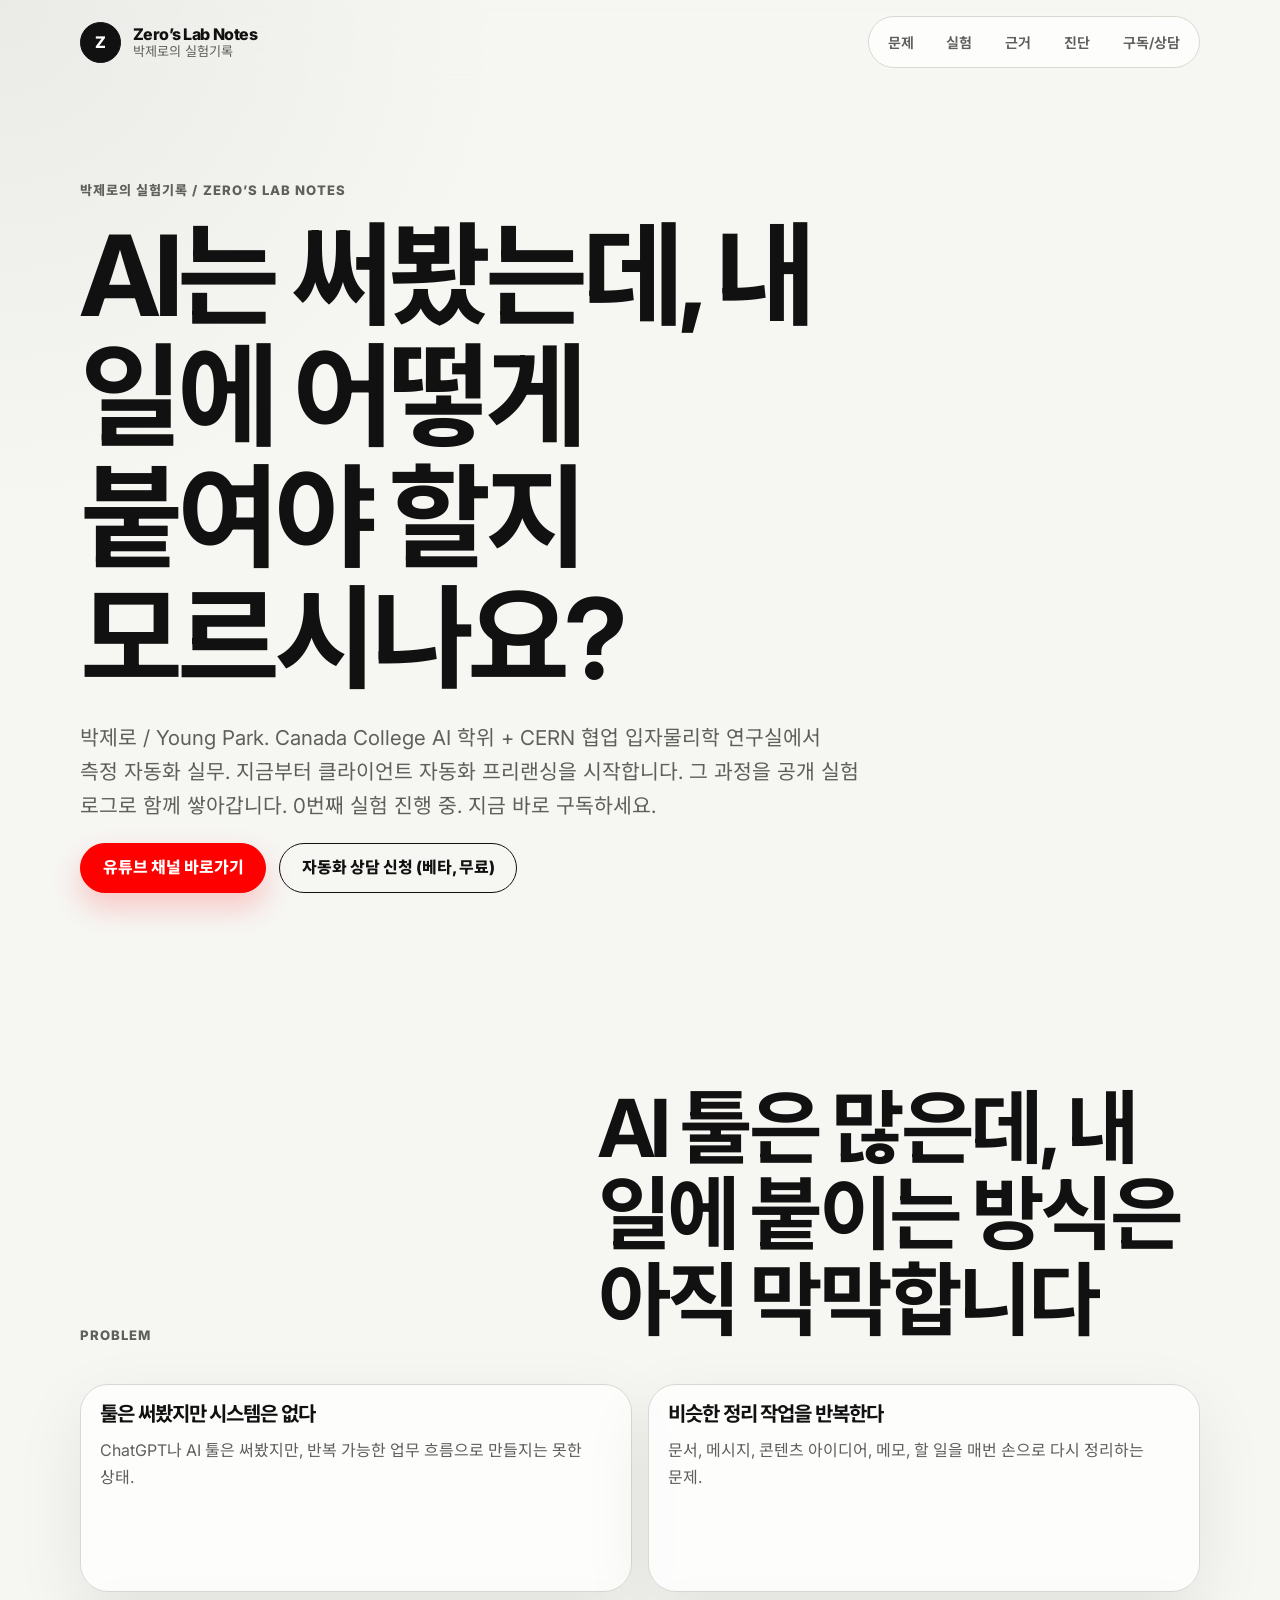
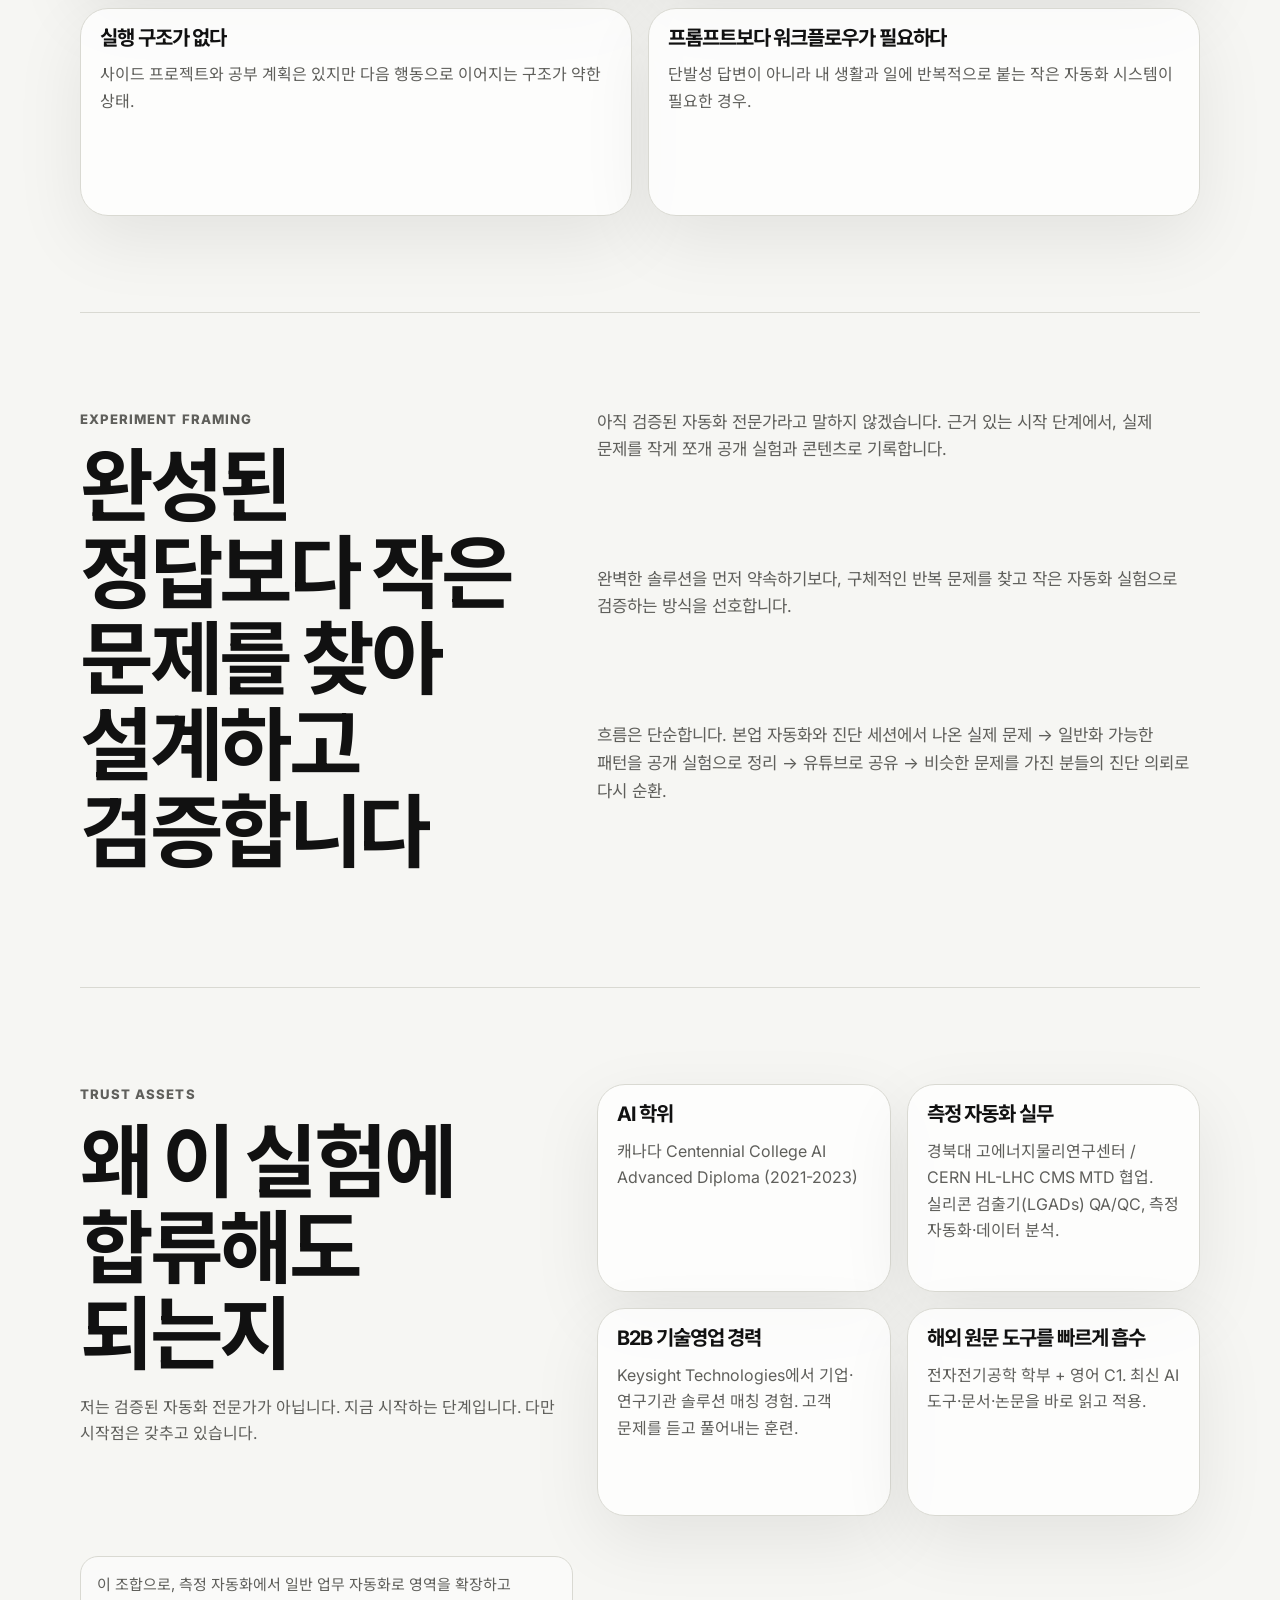
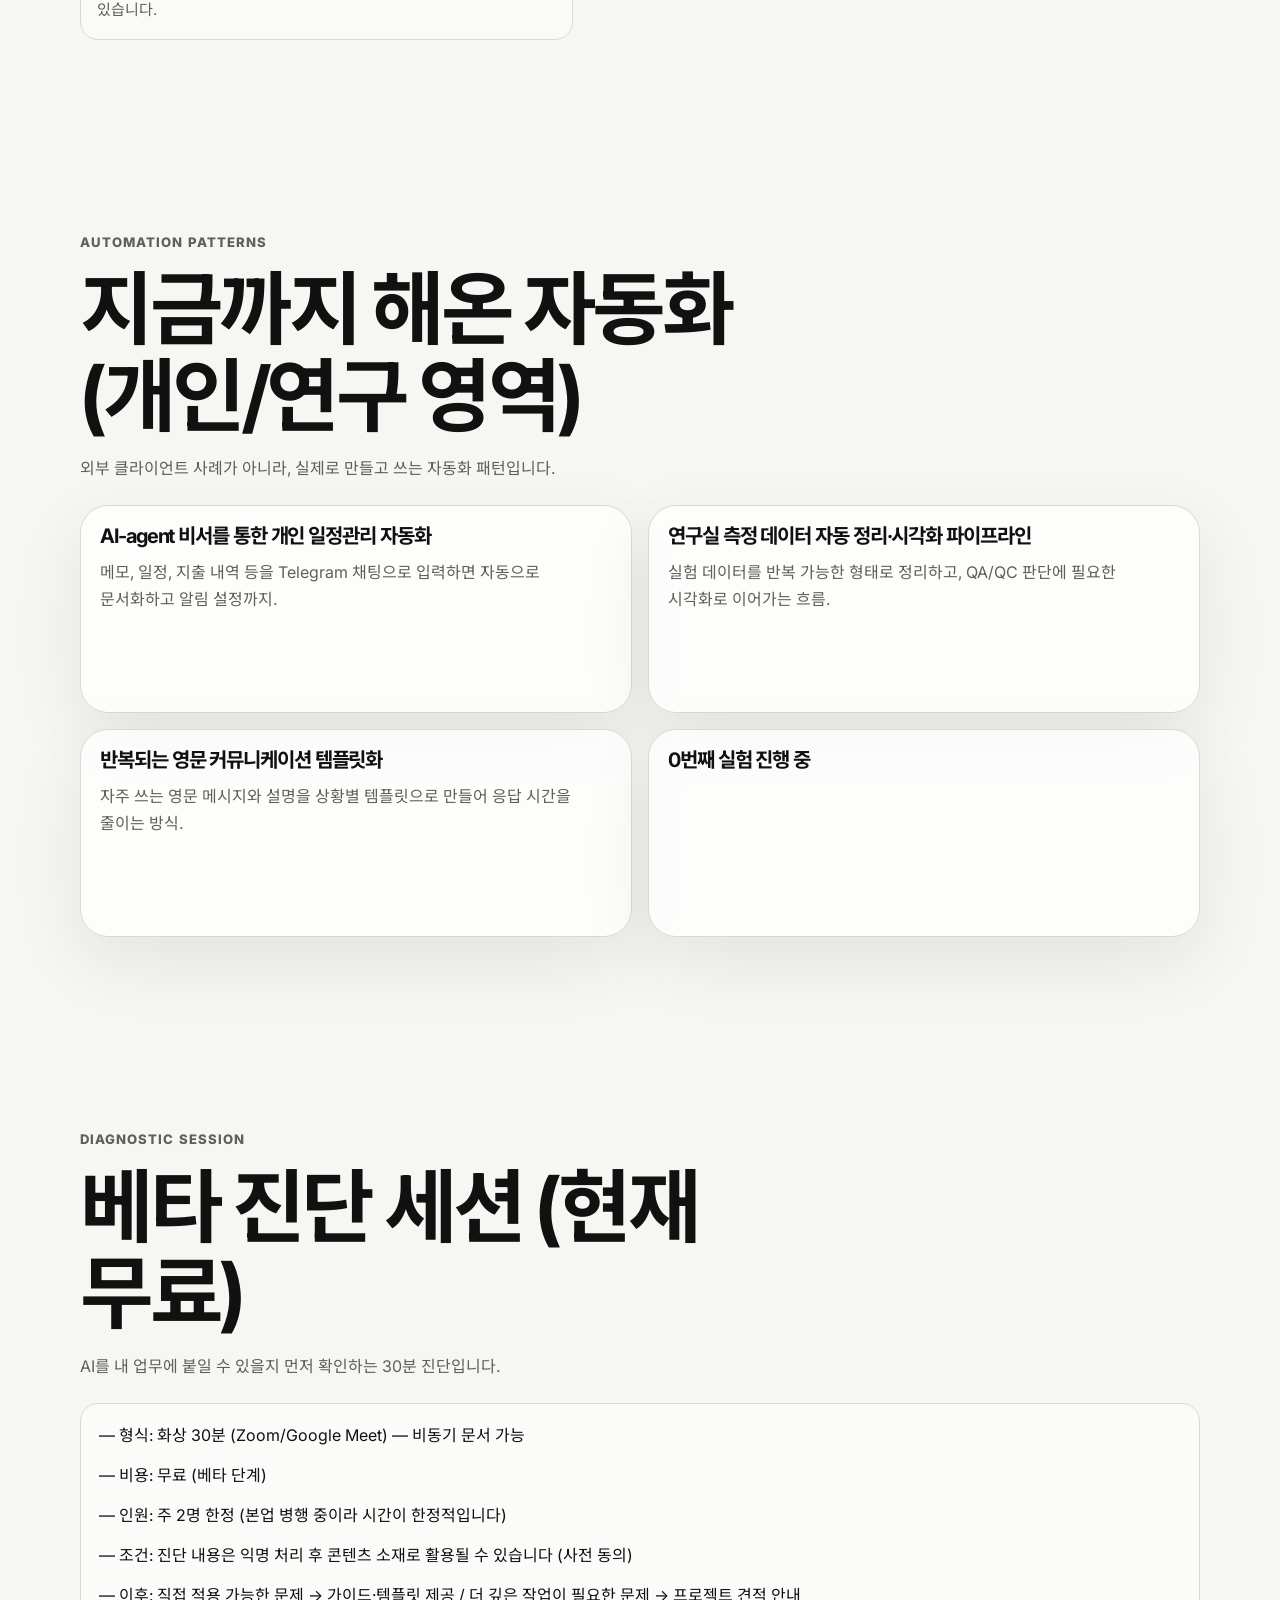
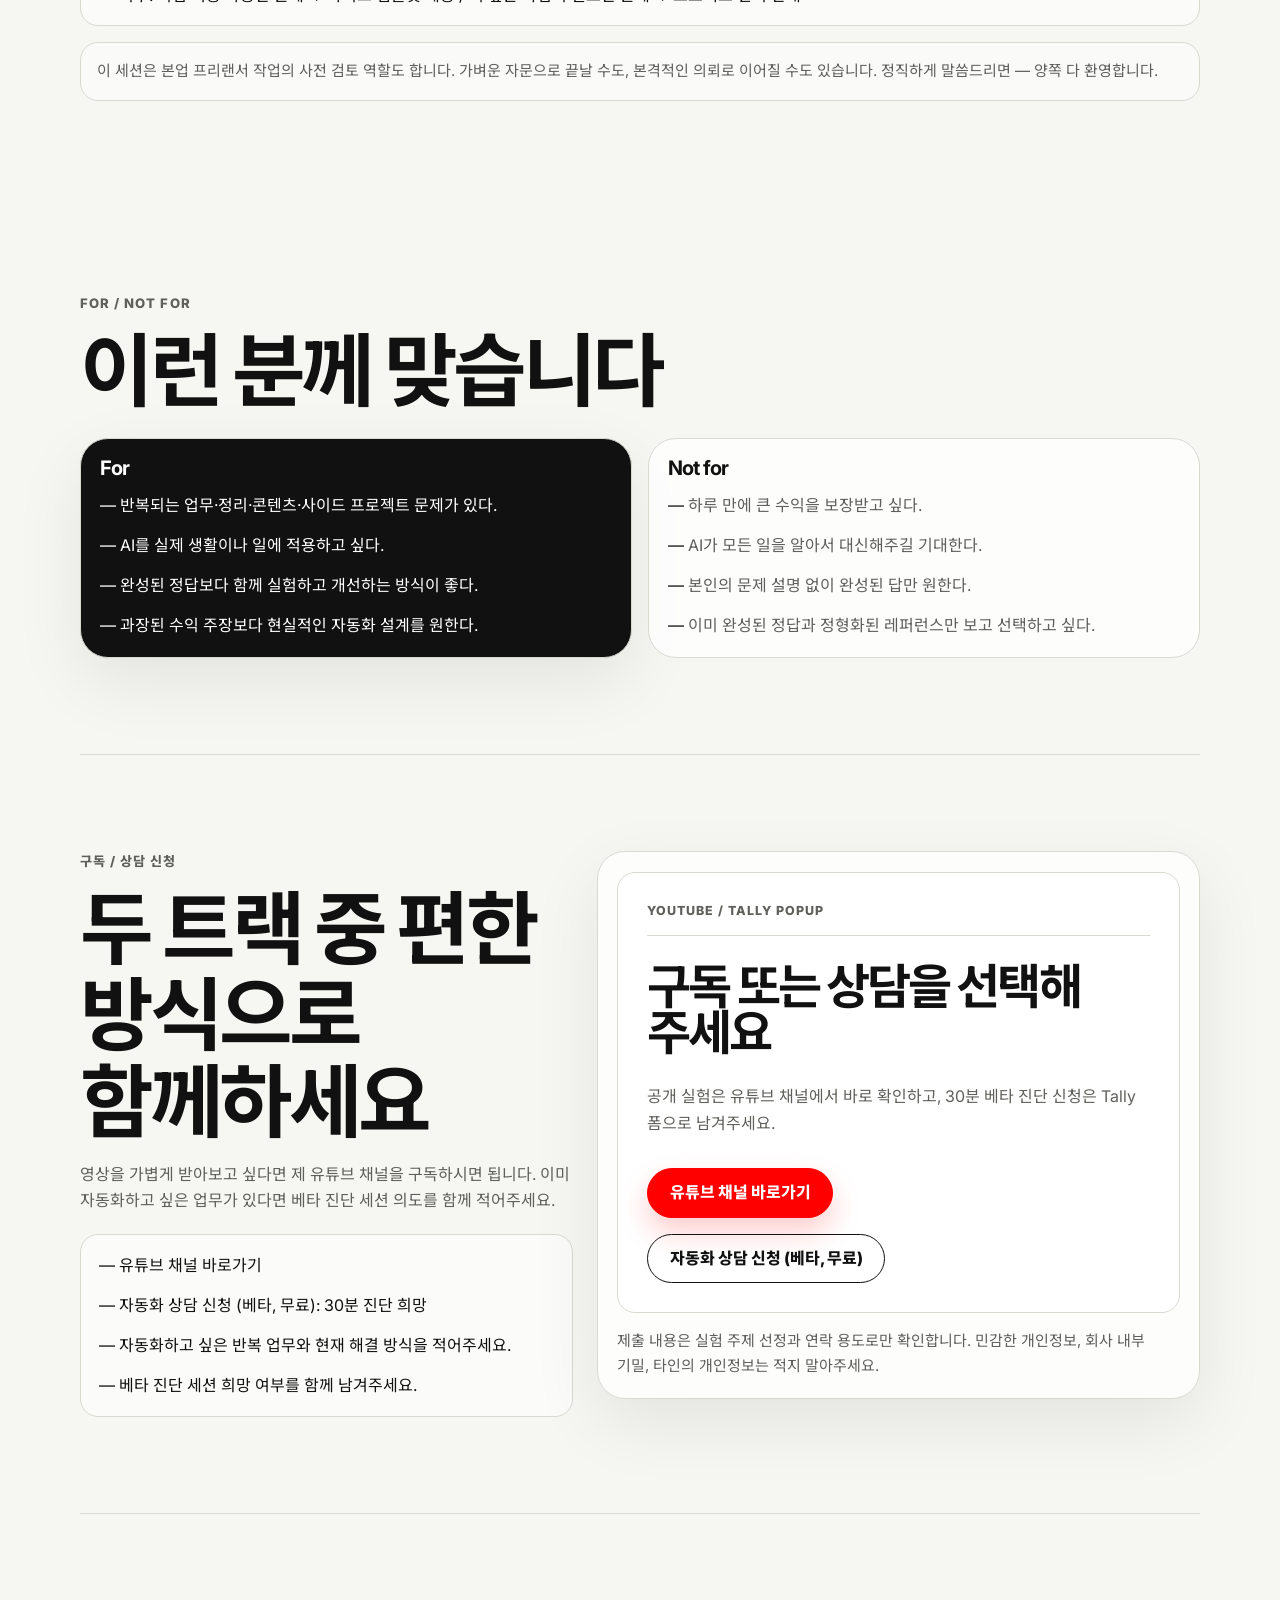
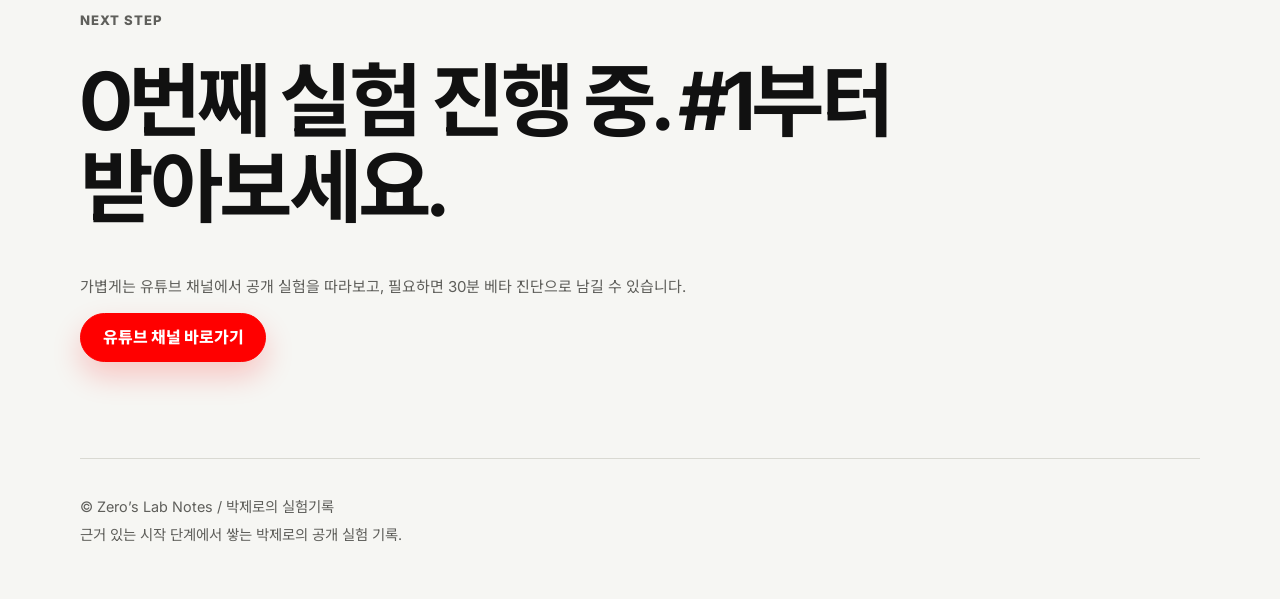
<file: site/index.html>
<!doctype html>
<html lang="ko">
  <head>
    <meta charset="utf-8" />
    <meta name="viewport" content="width=device-width, initial-scale=1" />
    <meta
      name="description"
      content="박제로의 실험기록 / Zero’s Lab Notes — 근거 있는 시작 단계에서 공개 실험 로그와 베타 자동화 진단으로 이어지는 입구입니다."
    />
    <meta name="theme-color" content="#f6f6f3" />
    <meta property="og:title" content="Zero’s Lab Notes / 박제로의 실험기록" />
    <meta
      property="og:description"
      content="박제로 / Young Park가 AI 정규 학위, CERN 협업 연구실 측정 자동화 실무, B2B 기술영업 경험을 바탕으로 공개 실험 로그를 쌓아갑니다."
    />
    <meta property="og:type" content="website" />
    <title>Zero’s Lab Notes / 박제로의 실험기록</title>
    <link rel="preconnect" href="https://fonts.googleapis.com" />
    <link rel="preconnect" href="https://fonts.gstatic.com" crossorigin />
    <link
      href="https://fonts.googleapis.com/css2?family=Inter:wght@400;500;600;700;800&family=Noto+Sans+KR:wght@400;500;600;700;800&display=swap"
      rel="stylesheet"
    />
    <link rel="stylesheet" href="styles.css" />
    <script async src="https://tally.so/widgets/embed.js"></script>
    <script src="script.js" defer></script>
  </head>
  <body>
    <header class="site-header" aria-label="사이트 헤더">
      <a class="brand" href="#top" aria-label="Zero’s Lab Notes 홈으로 이동">
        <span class="brand-mark" aria-hidden="true">Z</span>
        <span>
          <span class="brand-title">Zero’s Lab Notes</span>
          <span class="brand-subtitle">박제로의 실험기록</span>
        </span>
      </a>
      <nav class="header-nav" aria-label="주요 섹션">
        <a href="#problem">문제</a>
        <a href="#experiment">실험</a>
        <a href="#credibility">근거</a>
        <a href="#offer">진단</a>
        <a href="#signal-form">구독/상담</a>
      </nav>
    </header>

    <main id="top">
      <section class="hero section" aria-labelledby="hero-title">
        <div class="hero-grid">
          <div class="hero-copy">
            <p class="kicker">박제로의 실험기록 / Zero’s Lab Notes</p>
            <h1 id="hero-title">AI는 써봤는데, 내 일에 어떻게 붙여야 할지 모르시나요?</h1>
            <p class="hero-lead">
              박제로 / Young Park. Canada College AI 학위 + CERN 협업 입자물리학 연구실에서 측정 자동화 실무. 지금부터 클라이언트 자동화 프리랜싱을 시작합니다. 그 과정을 공개 실험 로그로 함께 쌓아갑니다. 0번째 실험 진행 중. 지금 바로 구독하세요.
            </p>
            <div class="hero-actions" aria-label="주요 행동">
              <a
                class="button button-youtube"
                href="https://www.youtube.com/@ParkZerosLabNotes"
                target="_blank"
                rel="noopener noreferrer"
                data-analytics-event="cta_click"
                data-analytics-label="hero_youtube_channel"
              >유튜브 채널 바로가기</a>
              <a
                class="button button-secondary"
                href="#tally-open=GxYrgL&tally-overlay=1&tally-emoji-text=👋&tally-emoji-animation=wave"
                data-tally-open="GxYrgL"
                data-tally-overlay="1"
                data-tally-emoji-text="👋"
                data-tally-emoji-animation="wave"
                data-analytics-event="cta_click"
                data-analytics-label="hero_consulting"
                data-analytics-form-intent="tally_popup_consulting"
              >자동화 상담 신청 (베타, 무료)</a>
        </div>
      </section>

      <section class="section" id="problem" aria-labelledby="problem-title">
        <div class="section-heading">
          <p class="kicker">Problem</p>
          <h2 id="problem-title">AI 툴은 많은데, 내 일에 붙이는 방식은 아직 막막합니다</h2>
        </div>
        <div class="soft-grid">
          <article class="soft-card">
            <h3>툴은 써봤지만 시스템은 없다</h3>
            <p>ChatGPT나 AI 툴은 써봤지만, 반복 가능한 업무 흐름으로 만들지는 못한 상태.</p>
          </article>
          <article class="soft-card">
            <h3>비슷한 정리 작업을 반복한다</h3>
            <p>문서, 메시지, 콘텐츠 아이디어, 메모, 할 일을 매번 손으로 다시 정리하는 문제.</p>
          </article>
          <article class="soft-card">
            <h3>실행 구조가 없다</h3>
            <p>사이드 프로젝트와 공부 계획은 있지만 다음 행동으로 이어지는 구조가 약한 상태.</p>
          </article>
          <article class="soft-card">
            <h3>프롬프트보다 워크플로우가 필요하다</h3>
            <p>단발성 답변이 아니라 내 생활과 일에 반복적으로 붙는 작은 자동화 시스템이 필요한 경우.</p>
          </article>
        </div>
      </section>

      <section class="section split-section" id="experiment" aria-labelledby="experiment-title">
        <div>
          <p class="kicker">Experiment Framing</p>
          <h2 id="experiment-title">완성된 정답보다 작은 문제를 찾아 설계하고 검증합니다</h2>
        </div>
        <div class="text-stack">
          <p>
            아직 검증된 자동화 전문가라고 말하지 않겠습니다. 근거 있는 시작 단계에서, 실제 문제를 작게 쪼개 공개 실험과 콘텐츠로 기록합니다.
          </p>
          <p>
            완벽한 솔루션을 먼저 약속하기보다, 구체적인 반복 문제를 찾고 작은 자동화 실험으로 검증하는 방식을 선호합니다.
          </p>
          <p>
            흐름은 단순합니다. 본업 자동화와 진단 세션에서 나온 실제 문제 → 일반화 가능한 패턴을 공개 실험으로 정리 → 유튜브로 공유 → 비슷한 문제를 가진 분들의 진단 의뢰로 다시 순환.
          </p>
        </div>
      </section>

      <section class="section credibility" id="credibility" aria-labelledby="credibility-title">
        <div class="section-heading compact">
          <p class="kicker">Trust Assets</p>
          <h2 id="credibility-title">왜 이 실험에 합류해도 되는지</h2>
          <p>저는 검증된 자동화 전문가가 아닙니다. 지금 시작하는 단계입니다. 다만 시작점은 갖추고 있습니다.</p>
        </div>
        <div class="soft-grid">
          <article class="soft-card">
            <h3>AI 학위</h3>
            <p>캐나다 Centennial College AI Advanced Diploma (2021-2023)</p>
          </article>
          <article class="soft-card">
            <h3>측정 자동화 실무</h3>
            <p>경북대 고에너지물리연구센터 / CERN HL-LHC CMS MTD 협업. 실리콘 검출기(LGADs) QA/QC, 측정 자동화·데이터 분석.</p>
          </article>
          <article class="soft-card">
            <h3>B2B 기술영업 경력</h3>
            <p>Keysight Technologies에서 기업·연구기관 솔루션 매칭 경험. 고객 문제를 듣고 풀어내는 훈련.</p>
          </article>
          <article class="soft-card">
            <h3>해외 원문 도구를 빠르게 흡수</h3>
            <p>전자전기공학 학부 + 영어 C1. 최신 AI 도구·문서·논문을 바로 읽고 적용.</p>
          </article>
        </div>
        <p class="notice">이 조합으로, 측정 자동화에서 일반 업무 자동화로 영역을 확장하고 있습니다.</p>
      </section>

      <section class="section" id="examples" aria-labelledby="examples-title">
        <div class="section-heading compact">
          <p class="kicker">Automation Patterns</p>
          <h2 id="examples-title">지금까지 해온 자동화 (개인/연구 영역)</h2>
          <p>외부 클라이언트 사례가 아니라, 실제로 만들고 쓰는 자동화 패턴입니다.</p>
        </div>
        <div class="soft-grid">
          <article class="soft-card">
            <h3>AI-agent 비서를 통한 개인 일정관리 자동화</h3>
            <p>메모, 일정, 지출 내역 등을 Telegram 채팅으로 입력하면 자동으로 문서화하고 알림 설정까지.</p>
          </article>
          <article class="soft-card">
            <h3>연구실 측정 데이터 자동 정리·시각화 파이프라인</h3>
            <p>실험 데이터를 반복 가능한 형태로 정리하고, QA/QC 판단에 필요한 시각화로 이어가는 흐름.</p>
          </article>
          
          <article class="soft-card">
            <h3>반복되는 영문 커뮤니케이션 템플릿화</h3>
            <p>자주 쓰는 영문 메시지와 설명을 상황별 템플릿으로 만들어 응답 시간을 줄이는 방식.</p>
          </article>
          <article class="soft-card">
            <h3>0번째 실험 진행 중</h3>
          </article>
        </div>
      </section>

      <section class="section" id="offer" aria-labelledby="offer-title">
        <div class="section-heading compact">
          <p class="kicker">Diagnostic Session</p>
          <h2 id="offer-title">베타 진단 세션 (현재 무료)</h2>
          <p>AI를 내 업무에 붙일 수 있을지 먼저 확인하는 30분 진단입니다.</p>
        </div>
        <ul class="question-preview diagnostic-list" aria-label="베타 진단 세션 조건">
          <li>형식: 화상 30분 (Zoom/Google Meet) — 비동기 문서 가능</li>
          <li>비용: 무료 (베타 단계)</li>
          <li>인원: 주 2명 한정 (본업 병행 중이라 시간이 한정적입니다)</li>
          <li>조건: 진단 내용은 익명 처리 후 콘텐츠 소재로 활용될 수 있습니다 (사전 동의)</li>
          <li>이후: 직접 적용 가능한 문제 → 가이드·템플릿 제공 / 더 깊은 작업이 필요한 문제 → 프로젝트 견적 안내</li>
        </ul>
        <p class="notice">이 세션은 본업 프리랜서 작업의 사전 검토 역할도 합니다. 가벼운 자문으로 끝날 수도, 본격적인 의뢰로 이어질 수도 있습니다. 정직하게 말씀드리면 — 양쪽 다 환영합니다.</p>
      </section>

      <section class="section fit-section" aria-labelledby="fit-title">
        <div class="section-heading compact">
          <p class="kicker">For / Not For</p>
          <h2 id="fit-title">이런 분께 맞습니다</h2>
        </div>
        <div class="fit-grid">
          <article class="fit-card positive">
            <h3>For</h3>
            <ul>
              <li>반복되는 업무·정리·콘텐츠·사이드 프로젝트 문제가 있다.</li>
              <li>AI를 실제 생활이나 일에 적용하고 싶다.</li>
              <li>완성된 정답보다 함께 실험하고 개선하는 방식이 좋다.</li>
              <li>과장된 수익 주장보다 현실적인 자동화 설계를 원한다.</li>
            </ul>
          </article>
          <article class="fit-card muted">
            <h3>Not for</h3>
            <ul>
              <li>하루 만에 큰 수익을 보장받고 싶다.</li>
              <li>AI가 모든 일을 알아서 대신해주길 기대한다.</li>
              <li>본인의 문제 설명 없이 완성된 답만 원한다.</li>
              <li>이미 완성된 정답과 정형화된 레퍼런스만 보고 선택하고 싶다.</li>
            </ul>
          </article>
        </div>
      </section>

      <section class="section form-section" id="signal-form" aria-labelledby="form-title">
        <div class="form-copy">
          <p class="kicker"> 구독 / 상담 신청</p>
          <h2 id="form-title">두 트랙 중 편한 방식으로 함께하세요</h2>
          <p>
            영상을 가볍게 받아보고 싶다면 제 유튜브 채널을 구독하시면 됩니다. 이미 자동화하고 싶은 업무가 있다면 베타 진단 세션 의도를 함께 적어주세요.
          </p>
          <ul class="question-preview" aria-label="추천 질문 미리보기">
            <li>유튜브 채널 바로가기</li>
            <li>자동화 상담 신청 (베타, 무료): 30분 진단 희망</li>
            <li>자동화하고 싶은 반복 업무와 현재 해결 방식을 적어주세요.</li>
            <li>베타 진단 세션 희망 여부를 함께 남겨주세요.</li>
          </ul>
        </div>

        <div class="form-card tally-card" data-analytics-form="tally-popup">
          <div class="tally-invite">
            <p class="card-topline">YouTube / Tally Popup</p>
            <h3>구독 또는 상담을 선택해 주세요</h3>
            <p>
              공개 실험은 유튜브 채널에서 바로 확인하고, 30분 베타 진단 신청은 Tally 폼으로 남겨주세요.
            </p>
            <a
              class="button button-youtube"
              href="https://www.youtube.com/@ParkZerosLabNotes"
              target="_blank"
              rel="noopener noreferrer"
              data-analytics-event="cta_click"
              data-analytics-label="form_card_youtube_channel"
            >유튜브 채널 바로가기</a>
            <a
              class="button button-secondary"
              href="#tally-open=GxYrgL&tally-overlay=1&tally-emoji-text=👋&tally-emoji-animation=wave"
              data-tally-open="GxYrgL"
              data-tally-overlay="1"
              data-tally-emoji-text="👋"
              data-tally-emoji-animation="wave"
              data-analytics-event="cta_click"
              data-analytics-label="form_card_consulting"
              data-analytics-form-intent="tally_popup_form_card_consulting"
            >자동화 상담 신청 (베타, 무료)</a>
          </div>
          <p class="privacy-note tally-note">
            제출 내용은 실험 주제 선정과 연락 용도로만 확인합니다. 민감한 개인정보, 회사 내부 기밀, 타인의 개인정보는 적지 말아주세요.
          </p>
        </div>
      </section>

      <section class="section final-cta" aria-labelledby="final-cta-title">
        <p class="kicker">Next Step</p>
        <h2 id="final-cta-title">0번째 실험 진행 중. #1부터 받아보세요.</h2>
        <p class="support-line">가볍게는 유튜브 채널에서 공개 실험을 따라보고, 필요하면 30분 베타 진단으로 남길 수 있습니다.</p>
        <a
          class="button button-youtube"
          href="https://www.youtube.com/@ParkZerosLabNotes"
          target="_blank"
          rel="noopener noreferrer"
          data-analytics-event="cta_click"
          data-analytics-label="final_youtube_channel"
        >유튜브 채널 바로가기</a>
      </section>
    </main>

    <footer class="site-footer">
      <p>© Zero’s Lab Notes / 박제로의 실험기록</p>
      <p>근거 있는 시작 단계에서 쌓는 박제로의 공개 실험 기록.</p>
    </footer>
  </body>
</html>
</file>
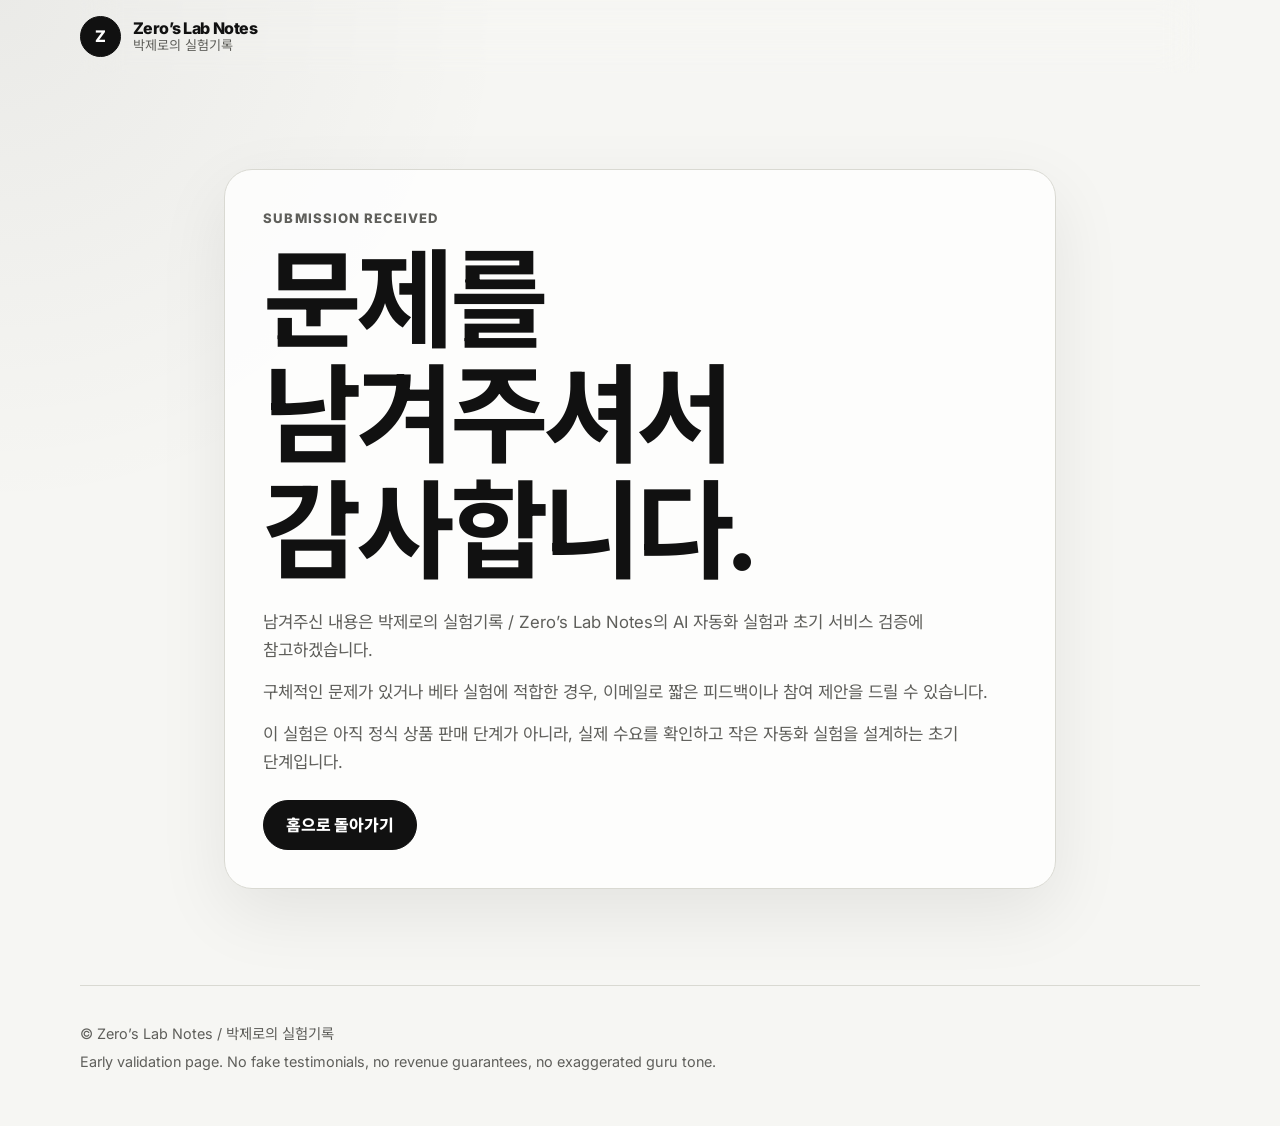
<file: site/thanks.html>
<!doctype html>
<html lang="ko">
  <head>
    <meta charset="utf-8" />
    <meta name="viewport" content="width=device-width, initial-scale=1" />
    <meta
      name="description"
      content="AI 자동화 실험 참여 신청을 남겨주셔서 감사합니다."
    />
    <meta name="theme-color" content="#f6f6f3" />
    <meta property="og:title" content="감사합니다 / Zero’s Lab Notes" />
    <meta
      property="og:description"
      content="남겨주신 내용은 박제로의 실험기록 / Zero’s Lab Notes의 AI 자동화 실험과 초기 서비스 검증에 참고하겠습니다."
    />
    <meta property="og:type" content="website" />
    <title>감사합니다 / Zero’s Lab Notes</title>
    <link rel="preconnect" href="https://fonts.googleapis.com" />
    <link rel="preconnect" href="https://fonts.gstatic.com" crossorigin />
    <link
      href="https://fonts.googleapis.com/css2?family=Inter:wght@400;500;600;700;800&family=Noto+Sans+KR:wght@400;500;600;700;800&display=swap"
      rel="stylesheet"
    />
    <link rel="stylesheet" href="styles.css" />
  </head>
  <body class="thanks-page">
    <header class="site-header" aria-label="사이트 헤더">
      <a class="brand" href="./" aria-label="Zero’s Lab Notes 홈으로 이동">
        <span class="brand-mark" aria-hidden="true">Z</span>
        <span>
          <span class="brand-title">Zero’s Lab Notes</span>
          <span class="brand-subtitle">박제로의 실험기록</span>
        </span>
      </a>
    </header>

    <main>
      <section class="section" aria-labelledby="thanks-title">
        <div class="thanks-card">
          <p class="kicker">Submission Received</p>
          <h1 id="thanks-title">문제를 남겨주셔서 감사합니다.</h1>
          <div class="thanks-copy">
            <p>남겨주신 내용은 박제로의 실험기록 / Zero’s Lab Notes의 AI 자동화 실험과 초기 서비스 검증에 참고하겠습니다.</p>
            <p>구체적인 문제가 있거나 베타 실험에 적합한 경우, 이메일로 짧은 피드백이나 참여 제안을 드릴 수 있습니다.</p>
            <p>이 실험은 아직 정식 상품 판매 단계가 아니라, 실제 수요를 확인하고 작은 자동화 실험을 설계하는 초기 단계입니다.</p>
          </div>
          <a class="button button-primary" href="./">홈으로 돌아가기</a>
        </div>
      </section>
    </main>

    <footer class="site-footer">
      <p>© Zero’s Lab Notes / 박제로의 실험기록</p>
      <p>Early validation page. No fake testimonials, no revenue guarantees, no exaggerated guru tone.</p>
    </footer>
  </body>
</html>
</file>
<file: site/styles.css>
:root {
  color-scheme: light;
  --bg: #f6f6f3;
  --surface: #ffffff;
  --surface-soft: #eeeeea;
  --ink: #111111;
  --muted: #5f5f5b;
  --muted-2: #83837d;
  --line: #d9d9d2;
  --line-strong: #b9b9b0;
  --shadow: 0 24px 70px rgba(17, 17, 17, 0.08);
  --radius-lg: 28px;
  --radius-md: 18px;
  --radius-sm: 12px;
  --max-width: 1120px;
}

* {
  box-sizing: border-box;
}

html {
  scroll-behavior: smooth;
}

body {
  margin: 0;
  background:
    radial-gradient(circle at top left, rgba(17, 17, 17, 0.05), transparent 32rem),
    var(--bg);
  color: var(--ink);
  font-family: "Inter", "Noto Sans KR", system-ui, -apple-system, BlinkMacSystemFont, sans-serif;
  line-height: 1.65;
  word-break: keep-all;
}

a {
  color: inherit;
  text-decoration: none;
}

button,
input,
select,
textarea {
  font: inherit;
}

:focus-visible {
  outline: 3px solid var(--ink);
  outline-offset: 4px;
}

.site-header {
  position: sticky;
  top: 0;
  z-index: 10;
  display: flex;
  align-items: center;
  justify-content: space-between;
  gap: 1rem;
  width: min(100% - 2rem, var(--max-width));
  margin: 0 auto;
  padding: 1rem 0;
  backdrop-filter: blur(18px);
}

.brand {
  display: inline-flex;
  align-items: center;
  gap: 0.75rem;
  min-width: 0;
}

.brand-mark {
  display: grid;
  flex: 0 0 2.55rem;
  width: 2.55rem;
  height: 2.55rem;
  place-items: center;
  border: 1px solid var(--ink);
  border-radius: 50%;
  background: var(--ink);
  color: var(--surface);
  font-weight: 800;
}

.brand-title,
.brand-subtitle {
  display: block;
  line-height: 1.2;
}

.brand-title {
  font-weight: 800;
  letter-spacing: -0.03em;
}

.brand-subtitle {
  color: var(--muted);
  font-size: 0.82rem;
}

.header-nav {
  display: none;
  align-items: center;
  gap: 0.35rem;
  padding: 0.35rem;
  border: 1px solid var(--line);
  border-radius: 999px;
  background: rgba(255, 255, 255, 0.72);
}

.header-nav a {
  padding: 0.5rem 0.85rem;
  border-radius: 999px;
  color: var(--muted);
  font-size: 0.88rem;
  font-weight: 650;
}

.header-nav a:hover {
  background: var(--surface-soft);
  color: var(--ink);
}

.section {
  width: min(100% - 2rem, var(--max-width));
  margin: 0 auto;
  padding: 4.5rem 0;
}

.hero {
  min-height: calc(100svh - 5rem);
  display: flex;
  flex-direction: column;
  justify-content: center;
  padding-top: 3rem;
}

.eyebrow {
  width: fit-content;
  margin-bottom: 1.5rem;
  padding: 0.35rem 0.7rem;
  border: 1px solid var(--line);
  border-radius: 999px;
  color: var(--muted);
  font-size: 0.76rem;
  font-weight: 750;
  letter-spacing: 0.08em;
  text-transform: uppercase;
}

.hero-grid {
  display: grid;
  gap: 2rem;
  align-items: end;
}

.kicker {
  margin: 0 0 0.8rem;
  color: var(--muted);
  font-size: 0.82rem;
  font-weight: 800;
  letter-spacing: 0.08em;
  text-transform: uppercase;
}

h1,
h2,
h3,
p {
  margin-top: 0;
}

h1,
h2,
h3 {
  line-height: 1.08;
  letter-spacing: -0.055em;
}

h1 {
  max-width: 16ch;
  margin-bottom: 1.4rem;
  font-size: clamp(3rem, 10vw, 7rem);
}

h2 {
  margin-bottom: 1rem;
  font-size: clamp(2.2rem, 7vw, 5rem);
}

h3 {
  margin-bottom: 0.75rem;
  font-size: 1.25rem;
}

.hero-lead {
  max-width: 49rem;
  color: var(--muted);
  font-size: clamp(1.04rem, 2.5vw, 1.28rem);
}

.hero-actions,
.final-cta {
  display: flex;
  flex-wrap: wrap;
  gap: 0.8rem;
  align-items: center;
}

.button {
  display: inline-flex;
  min-height: 3.1rem;
  align-items: center;
  justify-content: center;
  border: 1px solid var(--ink);
  border-radius: 999px;
  padding: 0.85rem 1.15rem;
  font-weight: 800;
  line-height: 1.2;
  transition: transform 160ms ease, background 160ms ease, color 160ms ease, border-color 160ms ease;
}

.button:hover {
  transform: translateY(-2px);
}

.button-primary {
  background: var(--ink);
  color: var(--surface);
}

.button-secondary {
  background: transparent;
  color: var(--ink);
}

.button-youtube {
  border-color: #ff0000;
  background: #ff0000;
  color: #ffffff;
  box-shadow: 0 14px 30px rgba(255, 0, 0, 0.2);
}

.button-youtube:hover,
.button-youtube:focus-visible {
  border-color: #cc0000;
  background: #cc0000;
  color: #ffffff;
}

.button-full {
  width: 100%;
}

.support-line,
.notice,
.privacy-note,
.submit-note {
  color: var(--muted);
  font-size: 0.94rem;
}

.support-line {
  margin: 1rem 0 0;
}

.hero-card,
.soft-card,
.numbered-grid article,
.fit-card,
.form-card {
  border: 1px solid var(--line);
  border-radius: var(--radius-lg);
  background: rgba(255, 255, 255, 0.78);
  box-shadow: var(--shadow);
}

.hero-card {
  padding: 1.1rem;
}

.card-topline {
  padding-bottom: 0.8rem;
  border-bottom: 1px solid var(--line);
  color: var(--muted);
  font-size: 0.78rem;
  font-weight: 800;
  letter-spacing: 0.08em;
  text-transform: uppercase;
}

.signal-list {
  display: grid;
  grid-template-columns: 4.5rem 1fr;
  gap: 0.8rem;
  margin: 1rem 0 0;
}

.signal-list dt {
  font-size: 2.1rem;
  font-weight: 850;
  letter-spacing: -0.06em;
}

.signal-list dd {
  margin: 0;
  color: var(--muted);
}

.section-heading {
  display: grid;
  gap: 0.35rem;
  margin-bottom: 1.5rem;
}

.section-heading p,
.text-stack p,
.numbered-grid p,
.soft-card p,
.fit-card li,
.form-copy p,
.final-cta h2,
.site-footer {
  color: var(--muted);
}

.compact {
  max-width: 45rem;
}

.soft-grid,
.numbered-grid,
.fit-grid {
  display: grid;
  gap: 1rem;
}

.soft-card,
.numbered-grid article,
.fit-card,
.form-card {
  padding: 1.2rem;
}

.soft-card {
  min-height: 13rem;
}

.split-section,
.credibility,
.form-section {
  display: grid;
  gap: 1.5rem;
  border-top: 1px solid var(--line);
}

.text-stack {
  display: grid;
  gap: 1rem;
  max-width: 42rem;
}

.text-stack p {
  margin-bottom: 0;
  font-size: 1.05rem;
}

.numbered-grid article {
  box-shadow: none;
}

.number {
  display: inline-flex;
  margin-bottom: 2.2rem;
  color: var(--muted-2);
  font-size: 0.82rem;
  font-weight: 850;
  letter-spacing: 0.08em;
}

.notice {
  margin: 1rem 0 0;
  padding: 1rem;
  border: 1px solid var(--line);
  border-radius: var(--radius-md);
  background: rgba(255, 255, 255, 0.52);
}

.fit-card ul,
.cred-list,
.question-preview {
  margin: 0;
  padding: 0;
  list-style: none;
}

.fit-card li,
.cred-list li,
.question-preview li {
  position: relative;
  padding-left: 1.25rem;
}

.fit-card li + li,
.cred-list li + li,
.question-preview li + li {
  margin-top: 0.85rem;
}

.fit-card li::before,
.cred-list li::before,
.question-preview li::before {
  position: absolute;
  left: 0;
  content: "—";
  color: var(--ink);
}

.fit-card.positive {
  background: var(--ink);
  color: var(--surface);
}

.fit-card.positive li,
.fit-card.positive h3 {
  color: var(--surface);
}

.fit-card.positive li::before {
  color: var(--surface);
}

.fit-card.muted {
  box-shadow: none;
}

.cred-list {
  display: grid;
  gap: 0.85rem;
  padding: 1.1rem;
  border: 1px solid var(--line);
  border-radius: var(--radius-lg);
  background: var(--surface-soft);
  font-weight: 700;
}

.form-section {
  align-items: start;
}

.form-copy {
  max-width: 42rem;
}

.question-preview {
  margin-top: 1.25rem;
  padding: 1.1rem;
  border: 1px solid var(--line);
  border-radius: var(--radius-md);
  background: rgba(255, 255, 255, 0.58);
}

.tally-card {
  overflow: hidden;
}

.tally-invite {
  display: grid;
  gap: 1rem;
  min-height: 18rem;
  align-content: center;
  padding: clamp(1rem, 3vw, 1.8rem);
  border: 1px solid var(--line);
  border-radius: var(--radius-md);
  background: var(--surface);
}

.tally-invite h3 {
  max-width: 18ch;
  font-size: clamp(1.8rem, 5vw, 3rem);
  letter-spacing: -0.06em;
  line-height: 0.95;
}

.tally-invite p:not(.card-topline) {
  max-width: 34rem;
  color: var(--muted);
}

.tally-invite .button {
  width: fit-content;
}

.tally-note {
  margin: 1rem 0 0;
}

.form-row {
  display: grid;
  gap: 0.45rem;
}

label,
legend {
  color: var(--ink);
  font-weight: 760;
}

input,
select,
textarea {
  width: 100%;
  border: 1px solid var(--line-strong);
  border-radius: var(--radius-sm);
  background: var(--surface);
  color: var(--ink);
  padding: 0.85rem 0.9rem;
}

textarea {
  resize: vertical;
}

.checkbox-group {
  margin: 0;
  border: 1px solid var(--line);
  border-radius: var(--radius-md);
  padding: 1rem;
}

.checkbox-group label {
  display: flex;
  align-items: flex-start;
  gap: 0.55rem;
  color: var(--muted);
  font-weight: 600;
}

.checkbox-group input {
  width: auto;
  margin-top: 0.32rem;
  accent-color: var(--ink);
}

.final-cta {
  flex-direction: column;
  align-items: flex-start;
  border-top: 1px solid var(--line);
}

.final-cta h2 {
  max-width: 17ch;
  color: var(--ink);
}

.thanks-page main {
  min-height: calc(100svh - 9rem);
  display: grid;
  align-items: center;
}

.thanks-card {
  max-width: 52rem;
  margin: 0 auto;
  padding: clamp(1.4rem, 4vw, 2.4rem);
  border: 1px solid var(--line);
  border-radius: var(--radius-lg);
  background: rgba(255, 255, 255, 0.78);
  box-shadow: var(--shadow);
}

.thanks-card h1 {
  max-width: 11ch;
  margin-bottom: 1.2rem;
  font-size: clamp(3rem, 11vw, 6.7rem);
}

.thanks-copy {
  display: grid;
  gap: 0.9rem;
  margin-bottom: 1.5rem;
  color: var(--muted);
  font-size: 1.05rem;
}

.thanks-copy p {
  margin: 0;
}

.site-footer {
  width: min(100% - 2rem, var(--max-width));
  margin: 0 auto;
  padding: 2rem 0 3rem;
  border-top: 1px solid var(--line);
  font-size: 0.9rem;
}

.site-footer p {
  margin: 0.25rem 0;
}

@media (min-width: 720px) {
  .header-nav {
    display: inline-flex;
  }

  .button {
    padding-inline: 1.35rem;
  }

  .soft-grid,
  .fit-grid {
    grid-template-columns: repeat(2, minmax(0, 1fr));
  }

  .numbered-grid {
    grid-template-columns: repeat(3, minmax(0, 1fr));
  }
}

@media (min-width: 960px) {
  .section {
    padding: 6rem 0;
  }

  .hero-grid {
    grid-template-columns: minmax(0, 1.45fr) minmax(18rem, 0.55fr);
  }

  .split-section,
  .credibility,
  .form-section {
    grid-template-columns: minmax(0, 0.9fr) minmax(0, 1.1fr);
  }

  .section-heading {
    grid-template-columns: minmax(0, 0.85fr) minmax(0, 1fr);
    align-items: end;
  }

  .section-heading.compact {
    display: block;
  }
}

@media (prefers-reduced-motion: reduce) {
  html {
    scroll-behavior: auto;
  }

  .button {
    transition: none;
  }

  .button:hover {
    transform: none;
  }
}
</file>
